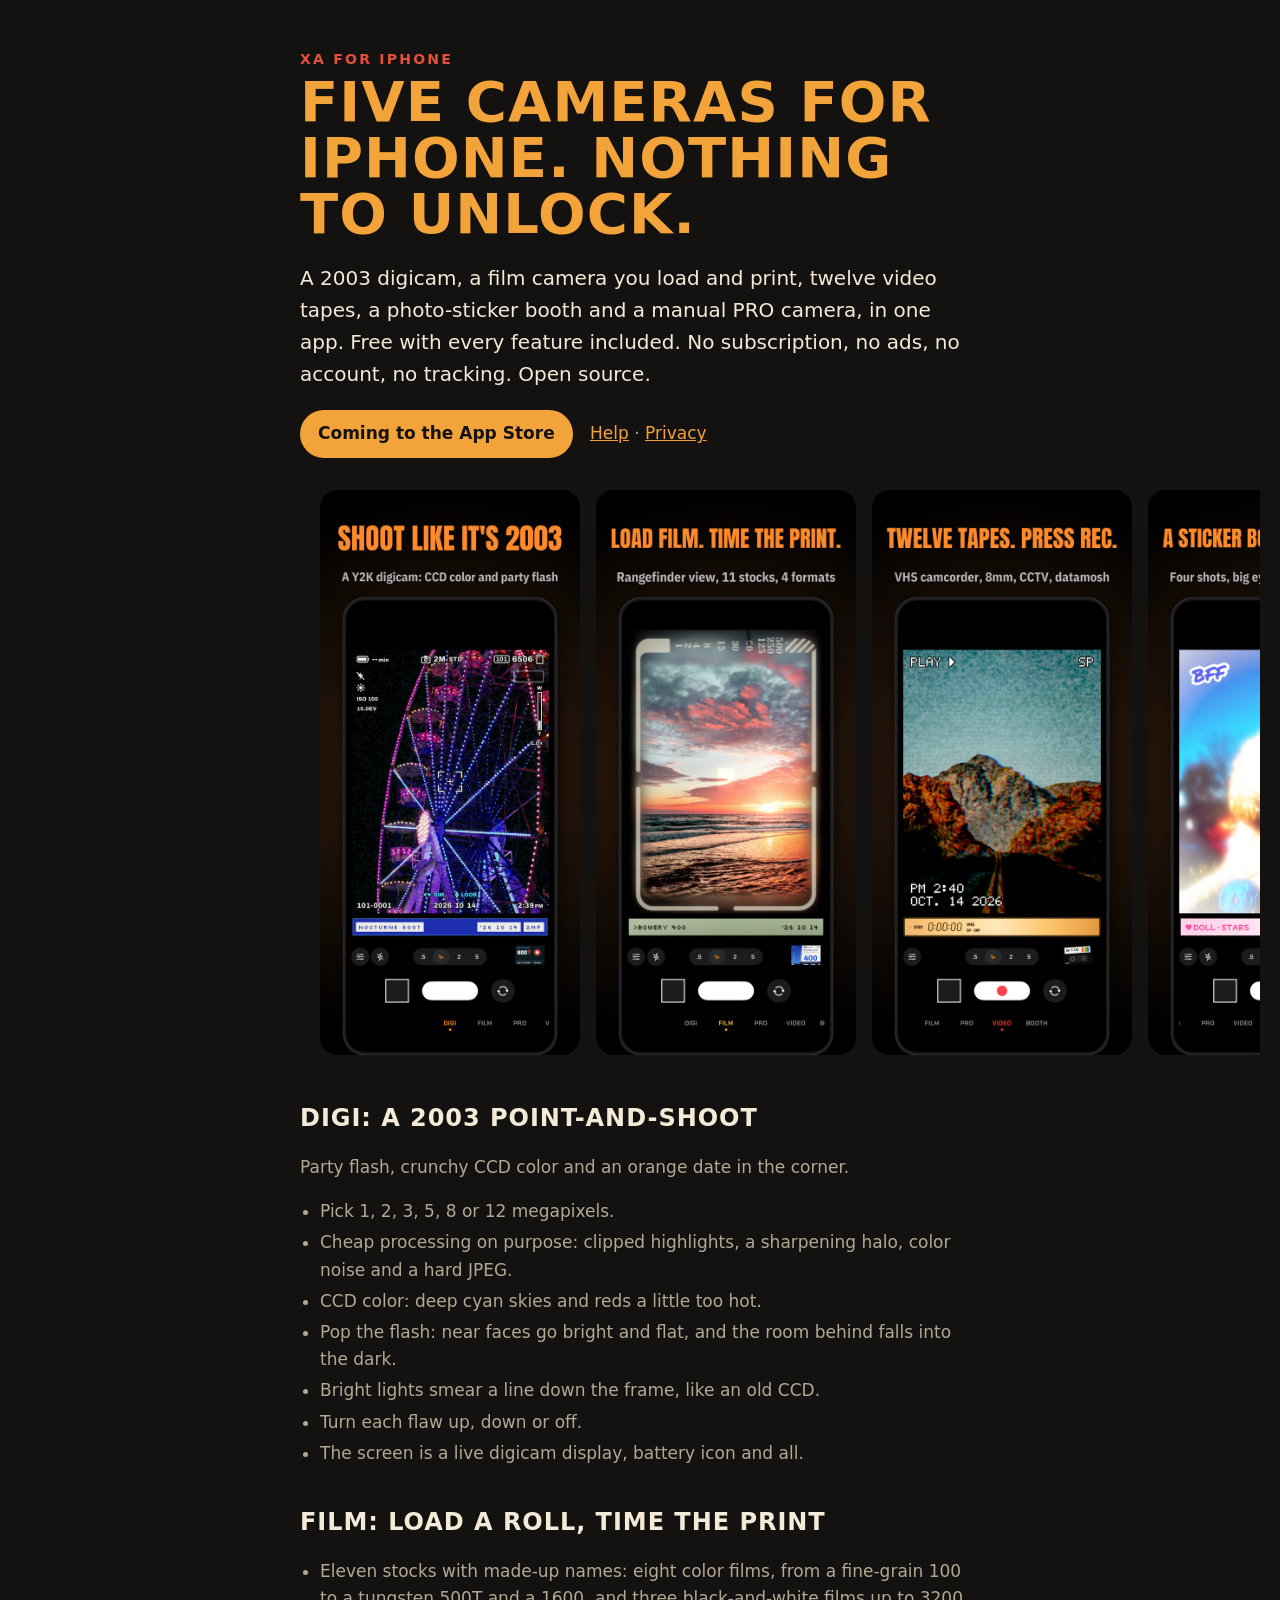
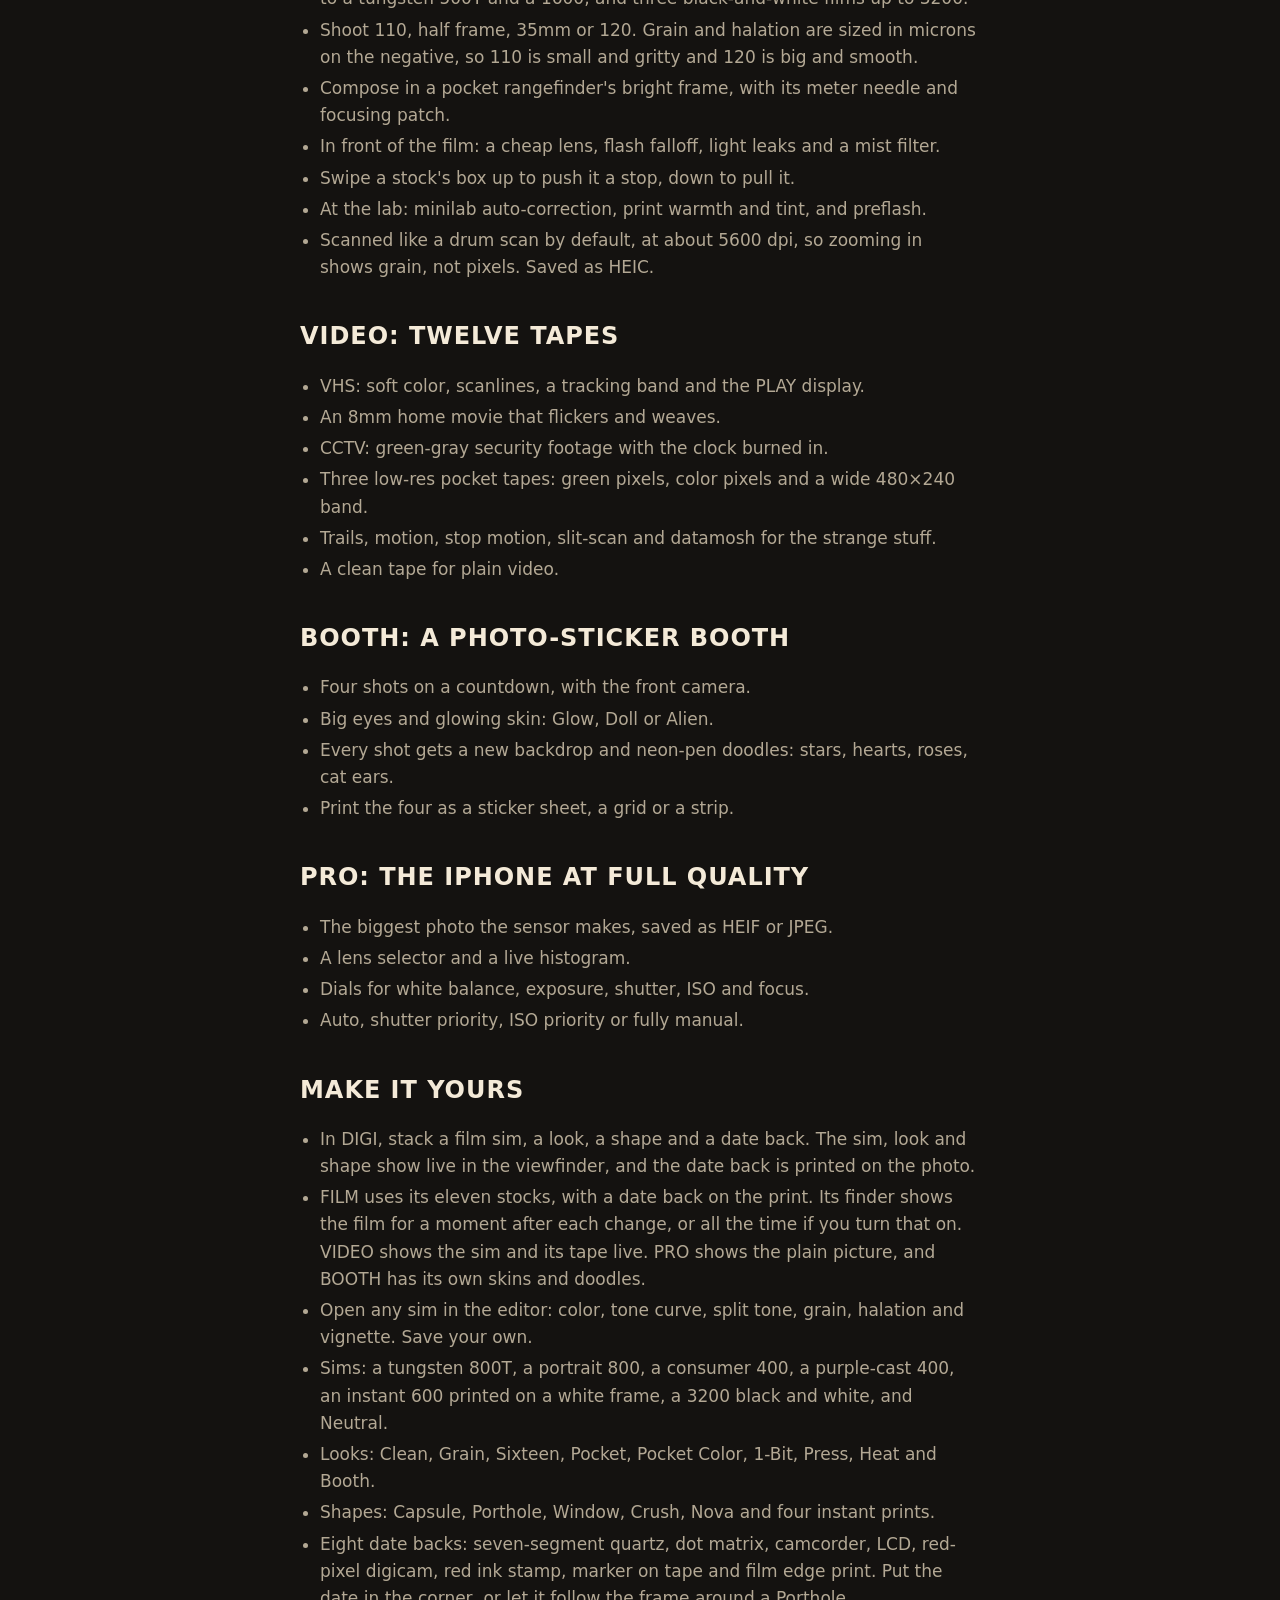
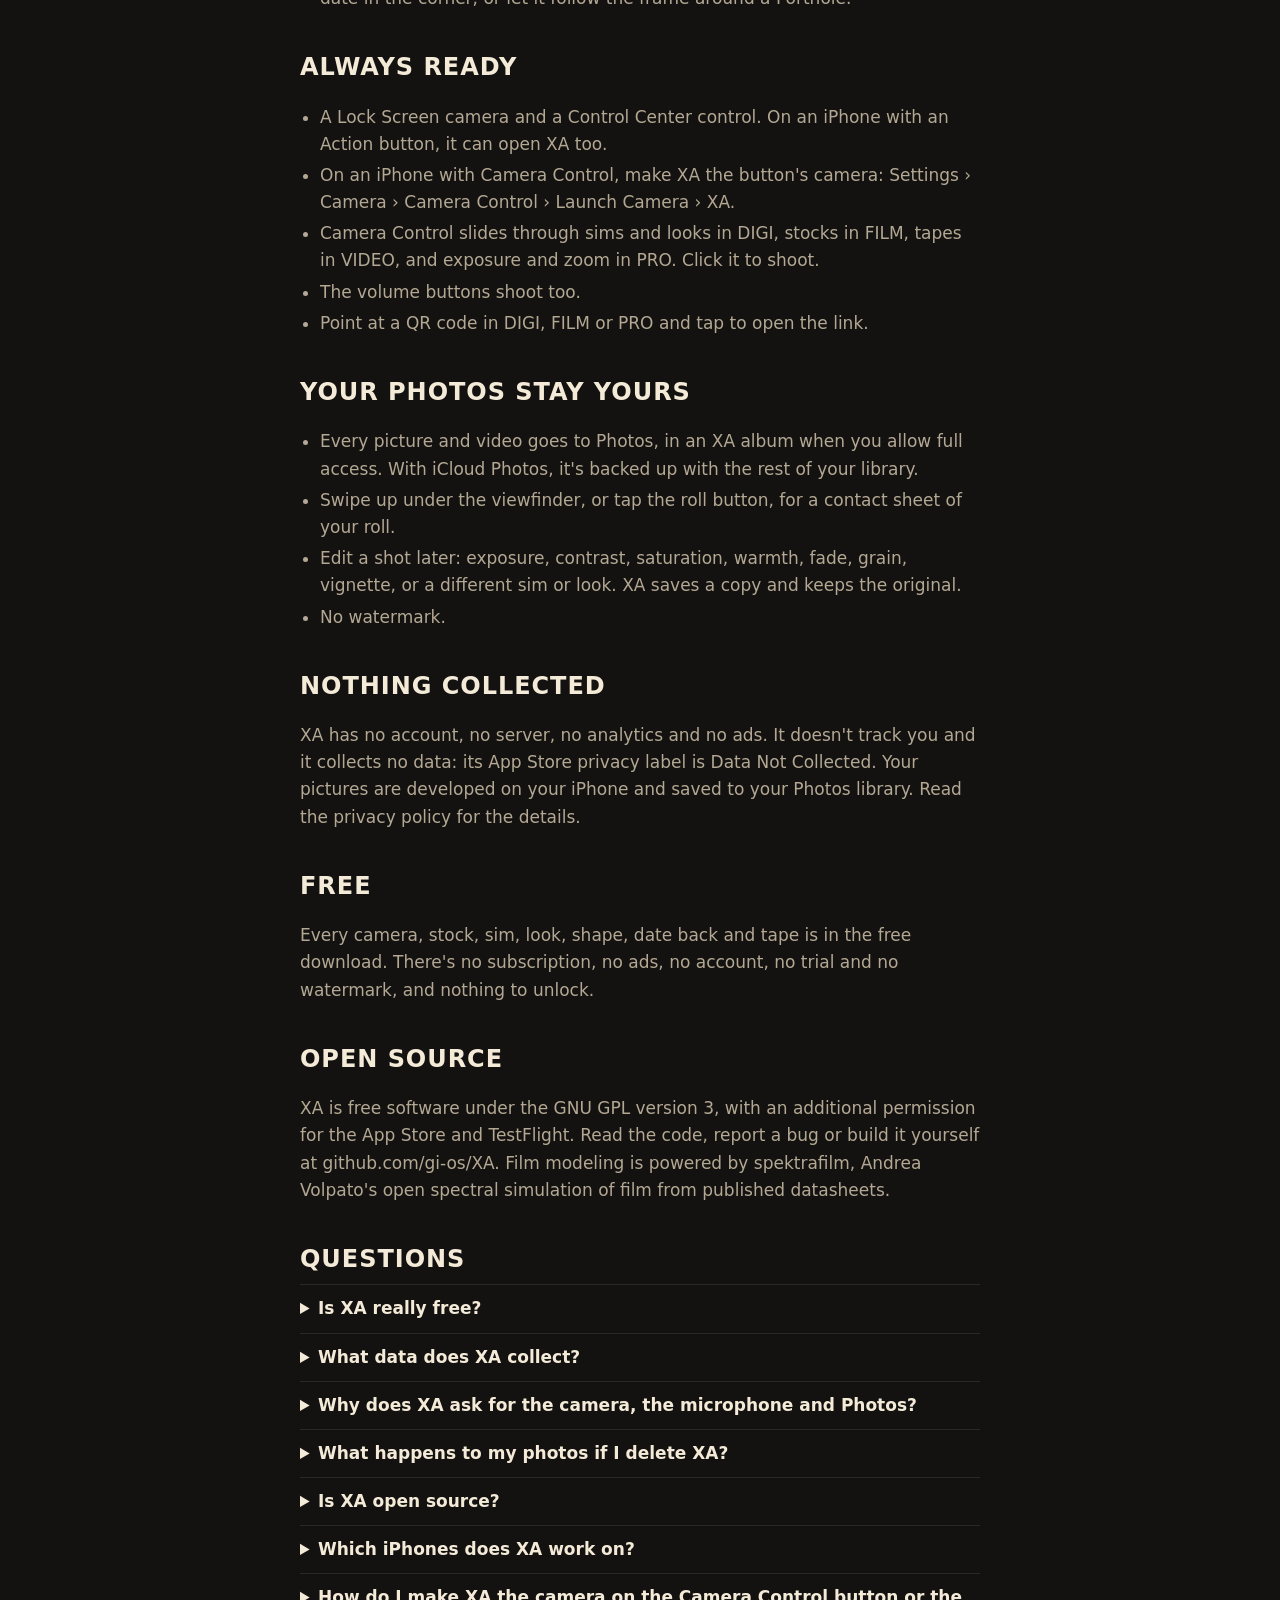
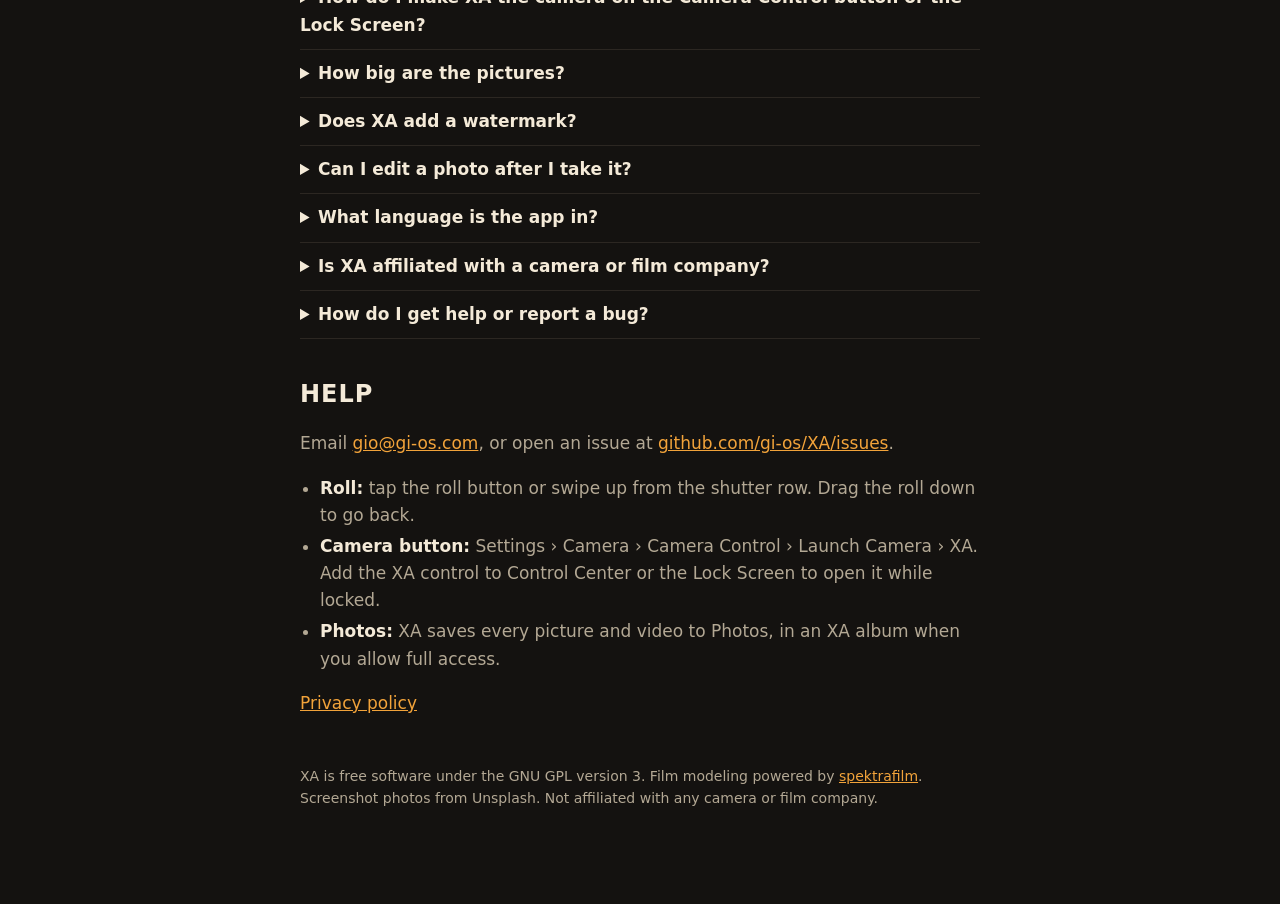
<file: docs/index.html>
<!doctype html><html lang="en"><head><meta charset="utf-8"><meta name="viewport" content="width=device-width,initial-scale=1">
<title>XA: Y2K digicam and film camera for iPhone</title>
<meta name="description" content="A 2003 digicam, a film camera you load and print, twelve video tapes, a photo-sticker booth and a manual PRO camera, in one app. Free with every feature included. No subscription, no ads, no account, no tracking. Open source.">
<meta property="og:title" content="XA: Y2K digicam and film camera for iPhone"><meta property="og:description" content="A 2003 digicam, a film camera you load and print, twelve video tapes, a photo-sticker booth and a manual PRO camera, in one app. Free with every feature included. No subscription, no ads, no account, no tracking. Open source.">
<meta property="og:image" content="https://gi-os.github.io/XA/img/02_film.jpg"><meta name="twitter:card" content="summary_large_image">
<link rel="stylesheet" href="style.css"></head><body><main>
<p class="eyebrow">XA for iPhone</p>
<h1>Five cameras for iPhone. Nothing to unlock.</h1>
<p class="lede">A 2003 digicam, a film camera you load and print, twelve video tapes, a photo-sticker booth and a manual PRO camera, in one app. Free with every feature included. No subscription, no ads, no account, no tracking. Open source.</p>
<p class="cta"><a class="button" href="https://github.com/gi-os/XA">Coming to the App Store</a> <a href="#help">Help</a> · <a href="privacy.html">Privacy</a></p>
</main>
<div class="strip" aria-label="Screenshots">
<img src="img/01_digi.jpg" alt="DIGI: a 2003 digicam screen over a ferris wheel at night" width="600" height="1304" loading="lazy">
<img src="img/02_film.jpg" alt="FILM through the rangefinder finder at sunset" width="600" height="1304" loading="lazy">
<img src="img/03_video.jpg" alt="VIDEO on a VHS tape" width="600" height="1304" loading="lazy">
<img src="img/04_booth.jpg" alt="BOOTH sticker frame on a dog photo" width="600" height="1304" loading="lazy">
<img src="img/05_dates.jpg" alt="A dot-matrix date back on a snowy street" width="600" height="1304" loading="lazy">
<img src="img/06_shapes.jpg" alt="A porthole shape around flowers" width="600" height="1304" loading="lazy">
<img src="img/07_sims.jpg" alt="The film rows: sims, looks and shapes" width="600" height="1304" loading="lazy">
<img src="img/08_lock.jpg" alt="FILM on a tungsten stock at a concert" width="600" height="1304" loading="lazy">
<img src="img/09_pro.jpg" alt="PRO with its manual dials and histogram" width="600" height="1304" loading="lazy">
<img src="img/10_roll.jpg" alt="The roll: prints of developed pictures" width="600" height="1304" loading="lazy">
</div>
<main>
<section><h2>DIGI: a 2003 point-and-shoot</h2>
<p>Party flash, crunchy CCD color and an orange date in the corner.</p>
<ul><li>Pick 1, 2, 3, 5, 8 or 12 megapixels.</li><li>Cheap processing on purpose: clipped highlights, a sharpening halo, color noise and a hard JPEG.</li><li>CCD color: deep cyan skies and reds a little too hot.</li><li>Pop the flash: near faces go bright and flat, and the room behind falls into the dark.</li><li>Bright lights smear a line down the frame, like an old CCD.</li><li>Turn each flaw up, down or off.</li><li>The screen is a live digicam display, battery icon and all.</li></ul></section>
<section><h2>FILM: load a roll, time the print</h2>
<ul><li>Eleven stocks with made-up names: eight color films, from a fine-grain 100 to a tungsten 500T and a 1600, and three black-and-white films up to 3200.</li><li>Shoot 110, half frame, 35mm or 120. Grain and halation are sized in microns on the negative, so 110 is small and gritty and 120 is big and smooth.</li><li>Compose in a pocket rangefinder&#x27;s bright frame, with its meter needle and focusing patch.</li><li>In front of the film: a cheap lens, flash falloff, light leaks and a mist filter.</li><li>Swipe a stock&#x27;s box up to push it a stop, down to pull it.</li><li>At the lab: minilab auto-correction, print warmth and tint, and preflash.</li><li>Scanned like a drum scan by default, at about 5600 dpi, so zooming in shows grain, not pixels. Saved as HEIC.</li></ul></section>
<section><h2>VIDEO: twelve tapes</h2>
<ul><li>VHS: soft color, scanlines, a tracking band and the PLAY display.</li><li>An 8mm home movie that flickers and weaves.</li><li>CCTV: green-gray security footage with the clock burned in.</li><li>Three low-res pocket tapes: green pixels, color pixels and a wide 480×240 band.</li><li>Trails, motion, stop motion, slit-scan and datamosh for the strange stuff.</li><li>A clean tape for plain video.</li></ul></section>
<section><h2>BOOTH: a photo-sticker booth</h2>
<ul><li>Four shots on a countdown, with the front camera.</li><li>Big eyes and glowing skin: Glow, Doll or Alien.</li><li>Every shot gets a new backdrop and neon-pen doodles: stars, hearts, roses, cat ears.</li><li>Print the four as a sticker sheet, a grid or a strip.</li></ul></section>
<section><h2>PRO: the iPhone at full quality</h2>
<ul><li>The biggest photo the sensor makes, saved as HEIF or JPEG.</li><li>A lens selector and a live histogram.</li><li>Dials for white balance, exposure, shutter, ISO and focus.</li><li>Auto, shutter priority, ISO priority or fully manual.</li></ul></section>
<section><h2>Make it yours</h2>
<ul><li>In DIGI, stack a film sim, a look, a shape and a date back. The sim, look and shape show live in the viewfinder, and the date back is printed on the photo.</li><li>FILM uses its eleven stocks, with a date back on the print. Its finder shows the film for a moment after each change, or all the time if you turn that on. VIDEO shows the sim and its tape live. PRO shows the plain picture, and BOOTH has its own skins and doodles.</li><li>Open any sim in the editor: color, tone curve, split tone, grain, halation and vignette. Save your own.</li><li>Sims: a tungsten 800T, a portrait 800, a consumer 400, a purple-cast 400, an instant 600 printed on a white frame, a 3200 black and white, and Neutral.</li><li>Looks: Clean, Grain, Sixteen, Pocket, Pocket Color, 1-Bit, Press, Heat and Booth.</li><li>Shapes: Capsule, Porthole, Window, Crush, Nova and four instant prints.</li><li>Eight date backs: seven-segment quartz, dot matrix, camcorder, LCD, red-pixel digicam, red ink stamp, marker on tape and film edge print. Put the date in the corner, or let it follow the frame around a Porthole.</li></ul></section>
<section><h2>Always ready</h2>
<ul><li>A Lock Screen camera and a Control Center control. On an iPhone with an Action button, it can open XA too.</li><li>On an iPhone with Camera Control, make XA the button&#x27;s camera: Settings › Camera › Camera Control › Launch Camera › XA.</li><li>Camera Control slides through sims and looks in DIGI, stocks in FILM, tapes in VIDEO, and exposure and zoom in PRO. Click it to shoot.</li><li>The volume buttons shoot too.</li><li>Point at a QR code in DIGI, FILM or PRO and tap to open the link.</li></ul></section>
<section><h2>Your photos stay yours</h2>
<ul><li>Every picture and video goes to Photos, in an XA album when you allow full access. With iCloud Photos, it&#x27;s backed up with the rest of your library.</li><li>Swipe up under the viewfinder, or tap the roll button, for a contact sheet of your roll.</li><li>Edit a shot later: exposure, contrast, saturation, warmth, fade, grain, vignette, or a different sim or look. XA saves a copy and keeps the original.</li><li>No watermark.</li></ul></section>
<section><h2>Nothing collected</h2>
<p>XA has no account, no server, no analytics and no ads. It doesn&#x27;t track you and it collects no data: its App Store privacy label is Data Not Collected. Your pictures are developed on your iPhone and saved to your Photos library. Read the privacy policy for the details.</p></section>
<section><h2>Free</h2>
<p>Every camera, stock, sim, look, shape, date back and tape is in the free download. There&#x27;s no subscription, no ads, no account, no trial and no watermark, and nothing to unlock.</p></section>
<section><h2>Open source</h2>
<p>XA is free software under the GNU GPL version 3, with an additional permission for the App Store and TestFlight. Read the code, report a bug or build it yourself at github.com/gi-os/XA. Film modeling is powered by spektrafilm, Andrea Volpato&#x27;s open spectral simulation of film from published datasheets.</p></section>
<section><h2>Questions</h2>
<details><summary>Is XA really free?</summary><p>Yes. Every feature is in the free download. There&#x27;s no subscription, no ads, no account, no trial and no watermark.</p></details>
<details><summary>What data does XA collect?</summary><p>None. XA has no server, no analytics, no ad or tracking code and no account. Pictures are developed on your iPhone and saved to your Photos library. The App Store privacy label is Data Not Collected. The privacy policy has the details.</p></details>
<details><summary>Why does XA ask for the camera, the microphone and Photos?</summary><p>The camera takes the pictures. XA asks for the microphone only when you first open VIDEO, to record sound with your clips; if you say no, videos record without sound. Photos access lets XA save your pictures, file them in an XA album and show that album as your roll. For the album, choose Allow Full Access. With limited or add-only access your pictures still go to Photos, but not into the album. With add-only access, the roll explains how to let XA show them.</p></details>
<details><summary>What happens to my photos if I delete XA?</summary><p>They stay in Photos, and in the XA album if you gave XA full access. When XA can add to Photos, every shot goes to your library. XA doesn&#x27;t keep the roll inside the app.</p></details>
<details><summary>Is XA open source?</summary><p>Yes. The source is at github.com/gi-os/XA under the GNU GPL version 3. An additional permission (EXCEPTION.md) allows App Store and TestFlight distribution on the condition that the complete source stays public. The film tables are baked with spektrafilm and licensed CC BY-SA 4.0. The font licenses ship inside the app.</p></details>
<details><summary>Which iPhones does XA work on?</summary><p>Any iPhone with iOS 18 or later. Some features depend on the hardware: Camera Control needs an iPhone with the Camera Control button, the Action button needs an iPhone that has one, 48 MP photos need a 48 MP camera, and developing FILM from RAW needs an iPhone with Apple ProRAW, which means the Pro models. XA is made for iPhone only.</p></details>
<details><summary>How do I make XA the camera on the Camera Control button or the Lock Screen?</summary><p>On an iPhone with Camera Control, open Settings › Camera › Camera Control › Launch Camera and pick XA. For the Lock Screen, touch and hold it, tap Customize, choose Lock Screen, tap the minus on a control at the bottom, tap the plus and choose XA. For Control Center, swipe down, tap the plus at the top left, tap Add a Control and choose XA. Tap the control while your iPhone is locked to open the Lock Screen camera.</p></details>
<details><summary>How big are the pictures?</summary><p>DIGI saves the size you pick, 1 to 12 megapixels. PRO saves the biggest photo your iPhone&#x27;s sensor makes. FILM&#x27;s default drum scan is about 5600 dpi, up to 48 MP: about 43 MP for a 35mm frame, 21 MP for half frame and 11 MP for 110. On an iPhone without a 48 MP camera, the frame is enlarged first and the grain is made at the scan&#x27;s size, so zooming in shows grain, but it isn&#x27;t extra detail. A smaller 3088-pixel lab scan is also available. From the Lock Screen, XA offers DIGI, FILM and PRO. PRO saves up to 12 megapixels there, and FILM always saves a lab scan.</p></details>
<details><summary>Does XA add a watermark?</summary><p>No.</p></details>
<details><summary>Can I edit a photo after I take it?</summary><p>Yes. Open it from the roll and change exposure, contrast, saturation, warmth, fade, grain or vignette, or try a different sim or look. XA saves a copy and keeps the original.</p></details>
<details><summary>What language is the app in?</summary><p>The app&#x27;s interface is in English.</p></details>
<details><summary>Is XA affiliated with a camera or film company?</summary><p>No. The film stock and sim names in XA are made up. XA is not affiliated with or endorsed by any camera or film maker.</p></details>
<details><summary>How do I get help or report a bug?</summary><p>Email gio@gi-os.com, or open an issue at github.com/gi-os/XA/issues.</p></details>
</section>
<section id="help"><h2>Help</h2>
<p>Email <a href="mailto:gio@gi-os.com?subject=XA">gio@gi-os.com</a>, or open an issue at <a href="https://github.com/gi-os/XA/issues">github.com/gi-os/XA/issues</a>.</p>
<ul>
<li><strong>Roll:</strong> tap the roll button or swipe up from the shutter row. Drag the roll down to go back.</li>
<li><strong>Camera button:</strong> Settings › Camera › Camera Control › Launch Camera › XA. Add the XA control to Control Center or the Lock Screen to open it while locked.</li>
<li><strong>Photos:</strong> XA saves every picture and video to Photos, in an XA album when you allow full access.</li>
</ul>
<p><a href="privacy.html">Privacy policy</a></p>
</section>
<footer><p>XA is free software under the GNU GPL version 3. Film modeling powered by <a href="https://github.com/andreavolpato/spektrafilm">spektrafilm</a>. Screenshot photos from Unsplash. Not affiliated with any camera or film company.</p></footer>
</main></body></html>
</file>
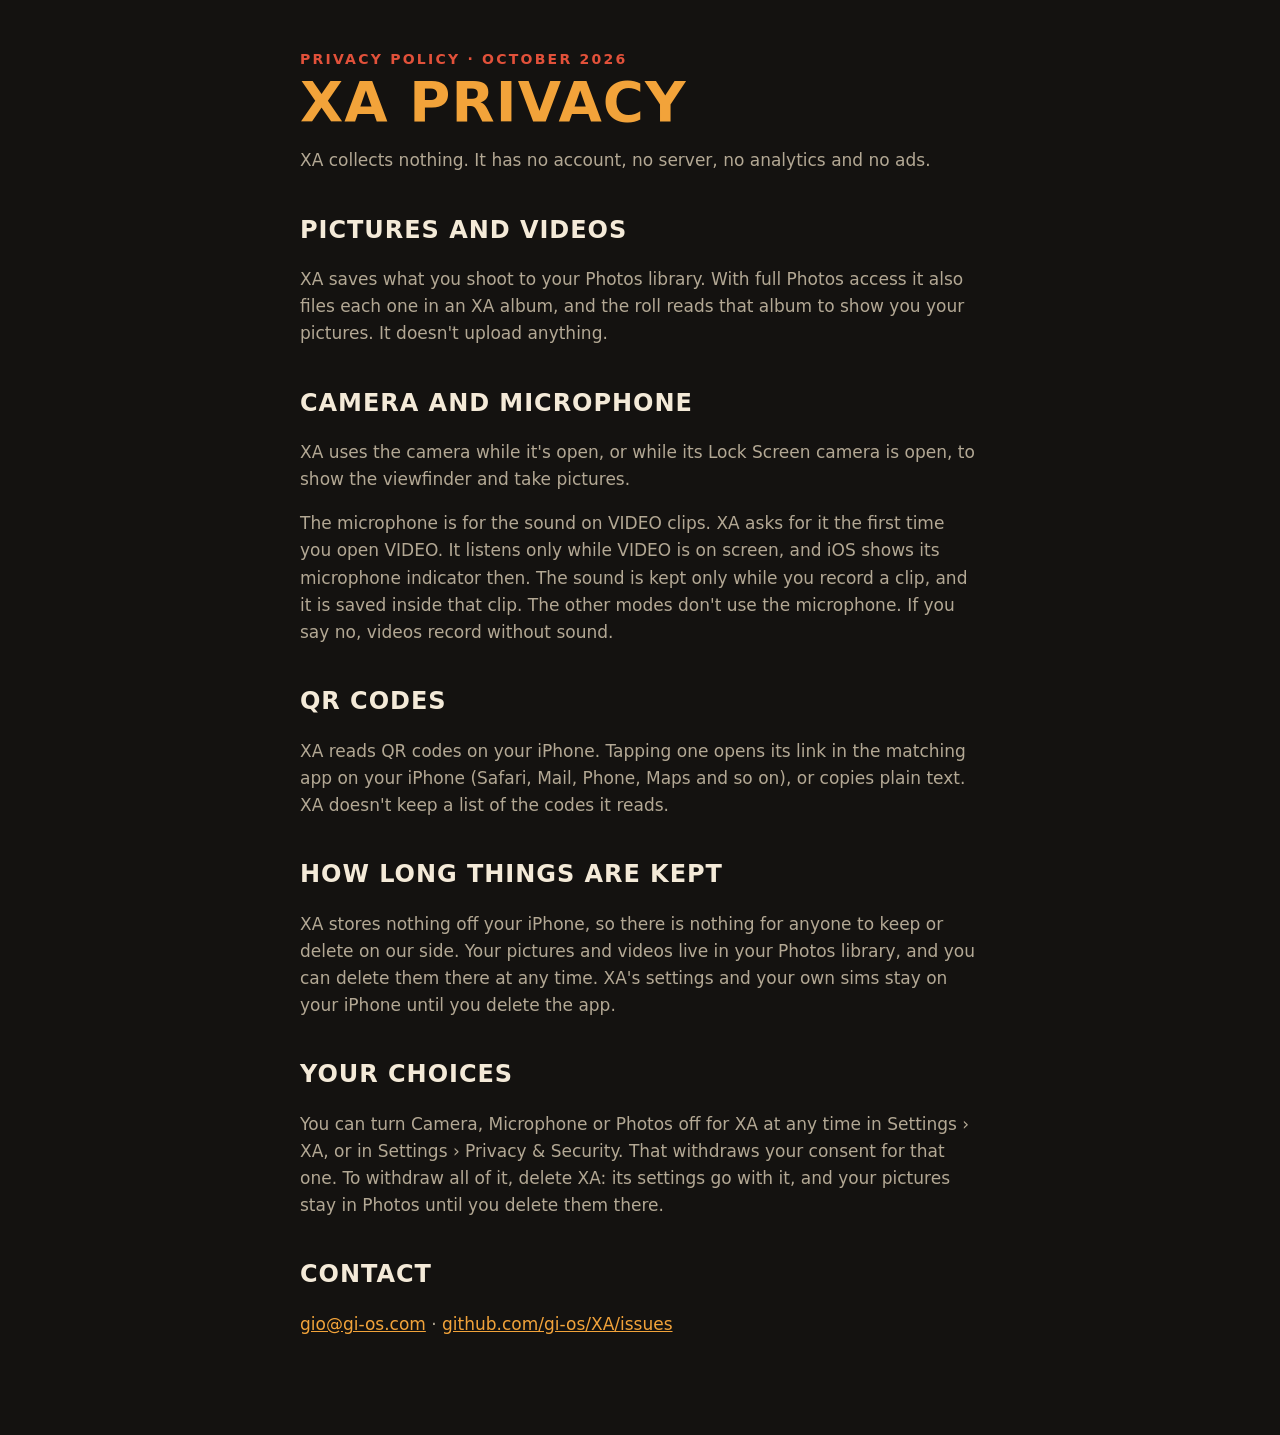
<file: docs/privacy.html>
<!doctype html><html lang="en"><head><meta charset="utf-8"><meta name="viewport" content="width=device-width,initial-scale=1">
<title>XA privacy policy</title><link rel="stylesheet" href="style.css"></head><body><main>
<p class="eyebrow">Privacy policy · October 2026</p>
<h1>XA privacy</h1>
<p>XA collects nothing. It has no account, no server, no analytics and no ads.</p>
<h2>Pictures and videos</h2>
<p>XA saves what you shoot to your Photos library. With full Photos access it also files each one in an XA album, and the roll reads that album to show you your pictures. It doesn't upload anything.</p>
<h2>Camera and microphone</h2>
<p>XA uses the camera while it's open, or while its Lock Screen camera is open, to show the viewfinder and take pictures.</p>
<p>The microphone is for the sound on VIDEO clips. XA asks for it the first time you open VIDEO. It listens only while VIDEO is on screen, and iOS shows its microphone indicator then. The sound is kept only while you record a clip, and it is saved inside that clip. The other modes don't use the microphone. If you say no, videos record without sound.</p>
<h2>QR codes</h2>
<p>XA reads QR codes on your iPhone. Tapping one opens its link in the matching app on your iPhone (Safari, Mail, Phone, Maps and so on), or copies plain text. XA doesn't keep a list of the codes it reads.</p>
<h2>How long things are kept</h2>
<p>XA stores nothing off your iPhone, so there is nothing for anyone to keep or delete on our side. Your pictures and videos live in your Photos library, and you can delete them there at any time. XA's settings and your own sims stay on your iPhone until you delete the app.</p>
<h2>Your choices</h2>
<p>You can turn Camera, Microphone or Photos off for XA at any time in Settings › XA, or in Settings › Privacy &amp; Security. That withdraws your consent for that one. To withdraw all of it, delete XA: its settings go with it, and your pictures stay in Photos until you delete them there.</p>
<h2>Contact</h2>
<p><a href="mailto:gio@gi-os.com?subject=XA%20privacy">gio@gi-os.com</a> · <a href="https://github.com/gi-os/XA/issues">github.com/gi-os/XA/issues</a></p>
</main></body></html>
</file>
<file: docs/style.css>
:root{--bg:#141210;--ink:#f4ead8;--muted:#b3a894;--accent:#f2a33a;--red:#e2513a}
*{box-sizing:border-box}
body{margin:0;background:var(--bg);color:var(--ink);font:17px/1.6 system-ui,-apple-system,BlinkMacSystemFont,"Segoe UI","Helvetica Neue",Arial,sans-serif;padding:48px 20px 80px}
main{max-width:680px;margin:0 auto}
h1,h2,.eyebrow{font-family:"Avenir Next Condensed","Arial Narrow","Roboto Condensed","Helvetica Neue",system-ui,-apple-system,"Segoe UI",Arial,sans-serif;font-weight:600;text-transform:uppercase}
h1{font-size:clamp(40px,11vw,56px);line-height:1;overflow-wrap:break-word;margin:0 0 12px;color:var(--accent);letter-spacing:.02em}
h2{font-size:24px;margin:36px 0 6px;color:var(--ink);letter-spacing:.04em}
.eyebrow{font-size:14px;letter-spacing:.16em;color:var(--red);margin:0 0 4px}
p,li{color:var(--muted)}strong{color:var(--ink)}a{color:var(--accent)}
ul{padding-left:20px}li{margin:4px 0}
.lede{font-size:20px;color:var(--ink)}
.cta{margin:20px 0 8px}.button{display:inline-block;background:var(--accent);color:#141210;font-weight:600;padding:10px 18px;border-radius:999px;text-decoration:none;margin-right:12px}
.strip{display:flex;gap:16px;overflow-x:auto;scroll-snap-type:x mandatory;padding:24px 20px 8px;max-width:100%;-webkit-overflow-scrolling:touch}
.strip img{flex:0 0 auto;width:260px;height:auto;border-radius:18px;scroll-snap-align:center;background:#000}
section{margin-top:8px}
details{border-top:1px solid #2c2722;padding:10px 0}details:last-of-type{border-bottom:1px solid #2c2722}
summary{cursor:pointer;color:var(--ink);font-weight:600}
footer{margin-top:48px;font-size:14px}
@media (min-width:900px){.strip{justify-content:flex-start;padding-left:max(20px,calc((100vw - 680px)/2))}}
</file>
